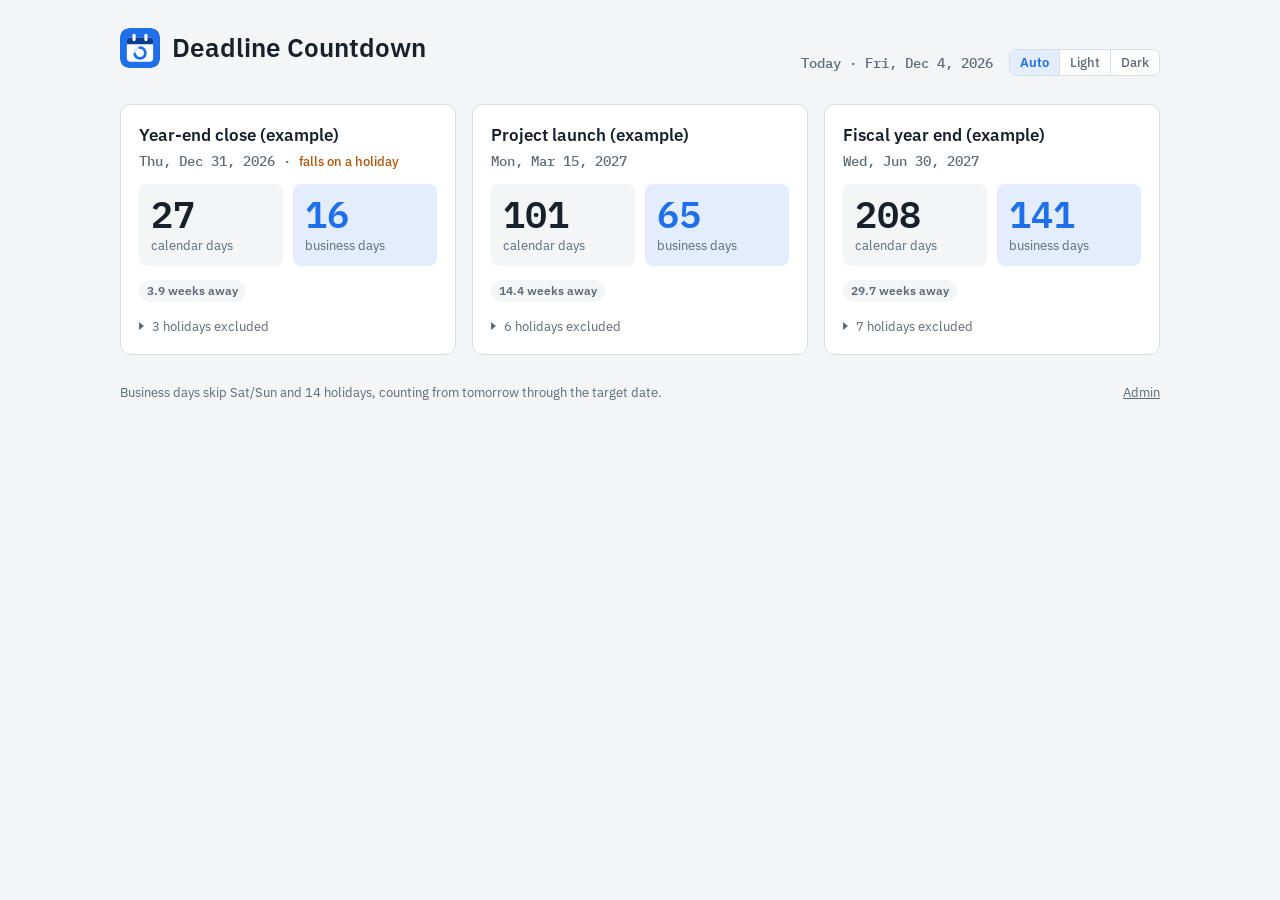
<file: public/index.html>
<!doctype html>
<html lang="en">
<head>
<meta charset="utf-8">
<meta name="viewport" content="width=device-width, initial-scale=1, viewport-fit=cover">
<title>Deadline Countdown</title>
<link rel="stylesheet" href="style.css">
<link rel="icon" href="favicon.svg" type="image/svg+xml">
<link rel="icon" href="favicon-32.png" sizes="32x32" type="image/png">
<link rel="apple-touch-icon" href="apple-touch-icon.png">
<link rel="manifest" href="site.webmanifest">
<meta name="theme-color" content="#1f6feb">
</head>
<body>
<div class="wrap">
  <header>
    <div class="brand"><img id="logo" src="favicon.svg" alt="" width="40" height="40"><h1 id="title">Deadline Countdown</h1></div>
    <div class="hdr-right">
      <div class="today" id="todayLbl"></div>
      <div class="seg" role="radiogroup" aria-label="Theme" id="themeSeg">
        <button type="button" role="radio" data-t="auto">Auto</button>
        <button type="button" role="radio" data-t="light">Light</button>
        <button type="button" role="radio" data-t="dark">Dark</button>
      </div>
    </div>
  </header>

  <div class="loaderr" id="loadErr" hidden>The settings file <code>config.js</code> didn't load. Check that it sits in the same folder as this page.</div>
  <section class="grid" id="cards" aria-label="Countdowns"></section>
  <p class="empty" id="empty" hidden>No countdowns yet. Add some on the admin page.</p>

  <footer>
    <span id="rulesNote"></span>
    <a href="admin.html">Admin</a>
  </footer>
</div>

<script src="config.js"></script>
<script src="app.js"></script>
<script src="main.js"></script>
</body>
</html>
</file>
<file: public/style.css>
/* Deadline Countdown: shared styles for index.html and admin.html */

/* IBM Plex, served from this site (no requests to Google). SIL Open Font License: fonts/OFL.txt */
@font-face { font-family: "IBM Plex Sans"; src: url("fonts/ibm-plex-sans-latin.woff2") format("woff2"); font-weight: 100 700; font-style: normal; font-display: swap; }
@font-face { font-family: "IBM Plex Mono"; src: url("fonts/ibm-plex-mono-500-latin.woff2") format("woff2"); font-weight: 500; font-style: normal; font-display: swap; }
@font-face { font-family: "IBM Plex Mono"; src: url("fonts/ibm-plex-mono-600-latin.woff2") format("woff2"); font-weight: 600; font-style: normal; font-display: swap; }
/* Base reset (standalone hosting) */
body { margin: 0; }
[hidden] { display: none !important; }
:root { padding-top: env(safe-area-inset-top, 0px); padding-bottom: env(safe-area-inset-bottom, 0px); }
/* Layout: one centered column; countdown cards in an auto-fit grid */
:root {
  --bg: #f3f5f7; --surface: #ffffff; --fg: #18212b; --muted: #5d6a78; --line: #d8dee5;
  --accent: #1f6feb; --accent-soft: #e3edfd; --hol: #b4540a; --hol-soft: #fbeedd; --past: #8a94a0;
  --sans: "IBM Plex Sans", system-ui, -apple-system, "Segoe UI", sans-serif;
  --mono: "IBM Plex Mono", ui-monospace, Consolas, monospace;
}
@media (prefers-color-scheme: dark) { :root:not([data-theme="light"]) {
  --bg: #11161c; --surface: #19212a; --fg: #e6ebf0; --muted: #9aa7b4; --line: #2b3642;
  --accent: #6ea8ff; --accent-soft: #1c2d45; --hol: #d2a679; --hol-soft: #2c2620; --past: #6b7682; color-scheme: dark } }
:root[data-theme="dark"] {
  --bg: #11161c; --surface: #19212a; --fg: #e6ebf0; --muted: #9aa7b4; --line: #2b3642;
  --accent: #6ea8ff; --accent-soft: #1c2d45; --hol: #d2a679; --hol-soft: #2c2620; --past: #6b7682; color-scheme: dark }
body { background: var(--bg); color: var(--fg); font-family: var(--sans); font-size: 15px; line-height: 1.5; }
.wrap { max-width: 1040px; margin: 0 auto; padding-block: 28px 48px; padding-left: max(16px, env(safe-area-inset-left, 0px)); padding-right: max(16px, env(safe-area-inset-right, 0px)); display: grid; gap: 28px; }
header { display: flex; flex-wrap: wrap; align-items: baseline; justify-content: space-between; gap: 8px 16px; }
h1 { font-size: 1.6rem; font-weight: 600; margin: 0; text-wrap: balance; }
h2 { font-size: 1rem; font-weight: 600; margin: 0; }
.today { font-family: var(--mono); color: var(--muted); font-size: .9rem; }
.label { font-size: .72rem; text-transform: uppercase; letter-spacing: .08em; color: var(--muted); font-weight: 600; }
.grid { display: grid; grid-template-columns: repeat(auto-fit, minmax(260px, 1fr)); gap: 16px; }
.card { background: var(--surface); border: 1px solid var(--line); border-radius: 10px; padding: 18px; display: grid; gap: 14px; min-width: 0; align-content: start; }
.card input[type=text] { font: 600 1.05rem var(--sans); border: none; background: transparent; color: var(--fg); padding: 2px 0; border-bottom: 1px dashed transparent; width: 100%; }
.card input[type=text]:hover, .card input[type=text]:focus { border-bottom-color: var(--line); outline: none; }
input[type=date] { font: 500 .95rem var(--mono); padding: 6px 8px; border: 1px solid var(--line); border-radius: 6px; background: var(--bg); color: var(--fg); }
.nums { display: grid; grid-template-columns: 1fr 1fr; gap: 10px; }
.num { background: var(--bg); border-radius: 8px; padding: 10px 12px; }
.num.biz { background: var(--accent-soft); }
.num b { display: block; font: 600 2.3rem/1.1 var(--mono); font-variant-numeric: tabular-nums; }
.num.biz b { color: var(--accent); }
.num span { font-size: .8rem; color: var(--muted); }
.meta { font-size: .82rem; color: var(--muted); display: grid; gap: 6px; }
.chips { display: flex; flex-wrap: wrap; gap: 6px; }
.chip { font-size: .75rem; background: var(--bg); color: var(--muted); border: 1px solid var(--line); border-radius: 999px; padding: 1px 9px; white-space: nowrap; }
.warn { color: var(--hol); }
.card.past .num b { color: var(--past); }
.status { font-size: .75rem; font-weight: 600; padding: 2px 8px; border-radius: 999px; background: var(--bg); color: var(--muted); justify-self: start; }
.card.past .status { color: var(--hol); background: var(--hol-soft); }
.hdr-right { display: flex; flex-wrap: wrap; align-items: center; gap: 8px 16px; }
.seg { display: inline-flex; border: 1px solid var(--line); border-radius: 7px; overflow: hidden; }
.seg button { border: none; border-radius: 0; padding: 4px 10px; font-size: .8rem; background: var(--surface); color: var(--muted); }
.seg button + button { border-left: 1px solid var(--line); }
.seg button[aria-checked="true"] { background: var(--accent-soft); color: var(--accent); font-weight: 600; }
.btnrow { display: flex; flex-wrap: wrap; gap: 8px; }
.backup { display: grid; gap: 8px; padding-top: 10px; border-top: 1px solid var(--line); }
.toolbar { display: flex; flex-wrap: wrap; gap: 8px; margin-bottom: -12px; }
.cardtop { display: flex; align-items: center; gap: 8px; }
.cardtop input { flex: 1; min-width: 0; }
.rm { border: none; background: transparent; color: var(--muted); font-size: 1.3rem; line-height: 1; padding: 2px 8px; border-radius: 6px; }
.rm:hover { background: var(--hol-soft); color: var(--hol); }
.addtile { border: 1.5px dashed var(--line); background: transparent; border-radius: 10px; min-height: 180px; display: flex; flex-direction: column; align-items: center; justify-content: center; gap: 6px; color: var(--muted); font-size: .95rem; }
.addtile:hover { border-color: var(--accent); color: var(--accent); background: var(--accent-soft); }
.plus { font-size: 2rem; line-height: 1; font-weight: 400; }
.toast { position: fixed; left: 50%; transform: translateX(-50%); bottom: calc(20px + env(safe-area-inset-bottom, 0px)); background: var(--fg); color: var(--bg); padding: 10px 12px 10px 16px; border-radius: 8px; display: flex; align-items: center; gap: 14px; font-size: .88rem; box-shadow: 0 6px 20px rgba(0,0,0,.25); max-width: calc(100vw - 32px); z-index: 20; }
.toast button { background: transparent; color: var(--bg); border-color: currentColor; }
.setbox { display: block; padding: 0; }
.setbox summary { list-style: none; cursor: pointer; padding: 14px 18px; font-weight: 600; display: flex; align-items: center; gap: 10px; flex-wrap: wrap; border-radius: 10px; }
.setbox summary::-webkit-details-marker { display: none; }
.setbox summary:hover { background: var(--bg); }
.tw { width: 0; height: 0; border-left: 6px solid var(--muted); border-top: 5px solid transparent; border-bottom: 5px solid transparent; transition: transform .15s; }
.setbox[open] > summary .tw, .holtw[open] > summary .tw { transform: rotate(90deg); }
.holtw summary { list-style: none; cursor: pointer; display: inline-flex; align-items: center; gap: 8px; border-radius: 4px; }
.holtw summary::-webkit-details-marker { display: none; }
.holtw summary:hover { color: var(--fg); }
.holtw .tw { border-left-width: 5px; border-top-width: 4px; border-bottom-width: 4px; }
.holtw .chips { margin-top: 8px; }
.sumnote { font-weight: 400; font-size: .82rem; color: var(--muted); }
.setbox .settings { padding: 4px 18px 18px; }
@media (prefers-reduced-motion: reduce) { .tw { transition: none; } }
.settings { display: grid; grid-template-columns: minmax(0, 1.4fr) minmax(0, 1fr); gap: 16px; }
@media (max-width: 760px) { .settings { grid-template-columns: 1fr; } }
textarea { width: 100%; box-sizing: border-box; min-height: 280px; font: 500 .85rem/1.6 var(--mono); padding: 10px; border: 1px solid var(--line); border-radius: 8px; background: var(--bg); color: var(--fg); resize: vertical; }
.help { font-size: .82rem; color: var(--muted); margin: 0; }
.opts { display: grid; gap: 10px; align-content: start; }
.days { display: flex; flex-wrap: wrap; gap: 6px; }
.days label, .opt { display: inline-flex; align-items: center; gap: 6px; font-size: .88rem; }
.days label { border: 1px solid var(--line); border-radius: 6px; padding: 3px 8px; }
.parsed { font-size: .82rem; color: var(--muted); }
.parsed .err { color: var(--hol); }
button { font: 500 .85rem var(--sans); padding: 6px 12px; border-radius: 6px; border: 1px solid var(--line); background: var(--surface); color: var(--fg); cursor: pointer; }
button:hover { border-color: var(--accent); }
:focus-visible { outline: 2px solid var(--accent); outline-offset: 2px; }
.note { font-size: .8rem; color: var(--muted); margin: 0; }

/* ---- Main page ---- */
.brand { display: flex; align-items: center; gap: 12px; min-width: 0; }
.brand img { width: 40px; height: 40px; flex: none; object-fit: contain; border-radius: 9px; }
.cardname { font-weight: 600; font-size: 1.05rem; margin: 0; overflow-wrap: anywhere; }
.carddate { font: 500 .9rem var(--mono); color: var(--muted); }
.carddate .warn { font-family: var(--sans); font-size: .82rem; }
.empty { color: var(--muted); padding: 32px 0; }
footer { font-size: .8rem; color: var(--muted); display: flex; justify-content: space-between; flex-wrap: wrap; gap: 8px; }
footer a { color: var(--muted); }
footer a:hover { color: var(--accent); }
.loaderr { background: var(--hol-soft); color: var(--fg); border-radius: 10px; padding: 14px 18px; }

/* ---- Admin page ---- */
.login { max-width: 360px; margin: 12vh auto 0; display: grid; gap: 14px; }
.field { display: grid; gap: 4px; }
.field label { font-size: .85rem; font-weight: 500; }
input[type=text].plain, input[type=password] { font: 400 .95rem var(--sans); padding: 7px 10px; border: 1px solid var(--line); border-radius: 6px; background: var(--bg); color: var(--fg); width: 100%; box-sizing: border-box; }
button.primary { background: var(--accent); border-color: var(--accent); color: var(--surface); font-weight: 600; }
button.primary:hover { filter: brightness(1.08); }
.err { color: var(--hol); font-size: .85rem; }
.panel { background: var(--surface); border: 1px solid var(--line); border-radius: 10px; padding: 18px; display: grid; gap: 14px; min-width: 0; }
.panel h2 { display: flex; align-items: baseline; gap: 10px; flex-wrap: wrap; }
.rows { display: grid; gap: 8px; }
.row { display: grid; grid-template-columns: minmax(0, 1fr) auto auto; gap: 8px; align-items: center; }
.row.past input { color: var(--past); }
@media (max-width: 520px) { .row { grid-template-columns: minmax(0, 1fr) auto; } .row input[type=date] { grid-column: 1; } .row .rm { grid-row: 1 / span 2; grid-column: 2; } }
.banner { display: flex; flex-wrap: wrap; align-items: center; gap: 10px 16px; justify-content: space-between; background: var(--accent-soft); border-radius: 10px; padding: 12px 16px; }
.banner.clean { background: var(--surface); border: 1px solid var(--line); }
.steps { margin: 0; padding-left: 1.2em; font-size: .88rem; display: grid; gap: 4px; }
code { font-family: var(--mono); font-size: .9em; }
.two { display: grid; grid-template-columns: minmax(0, 1.4fr) minmax(0, 1fr); gap: 16px; align-items: start; }
@media (max-width: 760px) { .two { grid-template-columns: 1fr; } }
.preview-label { margin-bottom: -16px; }
/* Layout helpers (kept out of HTML style="" attributes so the Content-Security-Policy can forbid inline styles) */
.stack { display: grid; gap: 20px; }
.stack-sm { display: grid; gap: 16px; }
.stack-xs { display: grid; gap: 6px; min-width: 0; }
.titleblock { display: grid; gap: 2px; }
.short { min-height: 160px; }
.label.spaced { display: block; margin-bottom: 6px; }
.logorow { display: flex; align-items: center; gap: 16px; flex-wrap: wrap; }
.logorow img { width: 56px; height: 56px; object-fit: contain; border-radius: 12px; background: var(--bg); border: 1px solid var(--line); padding: 4px; }
</file>
